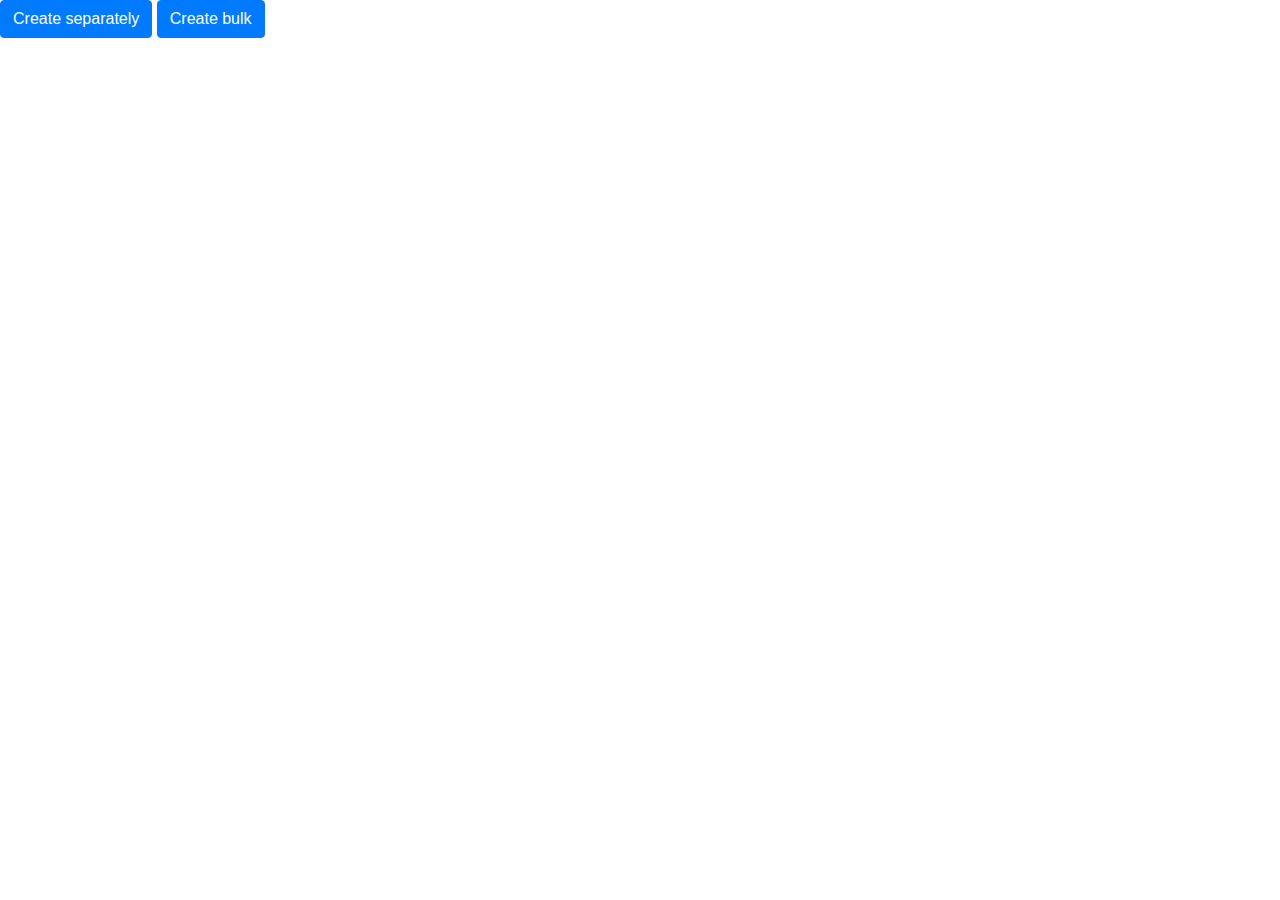
<file: index.html>
<!DOCTYPE html>
<link rel="stylesheet" href="https://stackpath.bootstrapcdn.com/bootstrap/4.5.2/css/bootstrap.min.css" integrity="sha384-JcKb8q3iqJ61gNV9KGb8thSsNjpSL0n8PARn9HuZOnIxN0hoP+VmmDGMN5t9UJ0Z" crossorigin="anonymous">
<div id="convert to tsv" style="display: none;">
    <textarea id="input"></textarea>
    <button onclick="check()">Check</button>
    <textarea id="output"></textarea>
</div>
<body
<div style="margin-left: auto;">
    <a href="createcard.html" class="btn btn-primary">Create separately</a>
    <a href="createcards.html" class="btn btn-primary">Create bulk</a>
</div>
<!-- <script>
    var value;
    function check(){
        value = document.getElementById("input").value;
        value = value.replace(/(?:\r\n|\r|\n)/, '\t');
        document.getElementById("output").value = value;
        value.match(/\t/);
    }
</script> -->
</file>
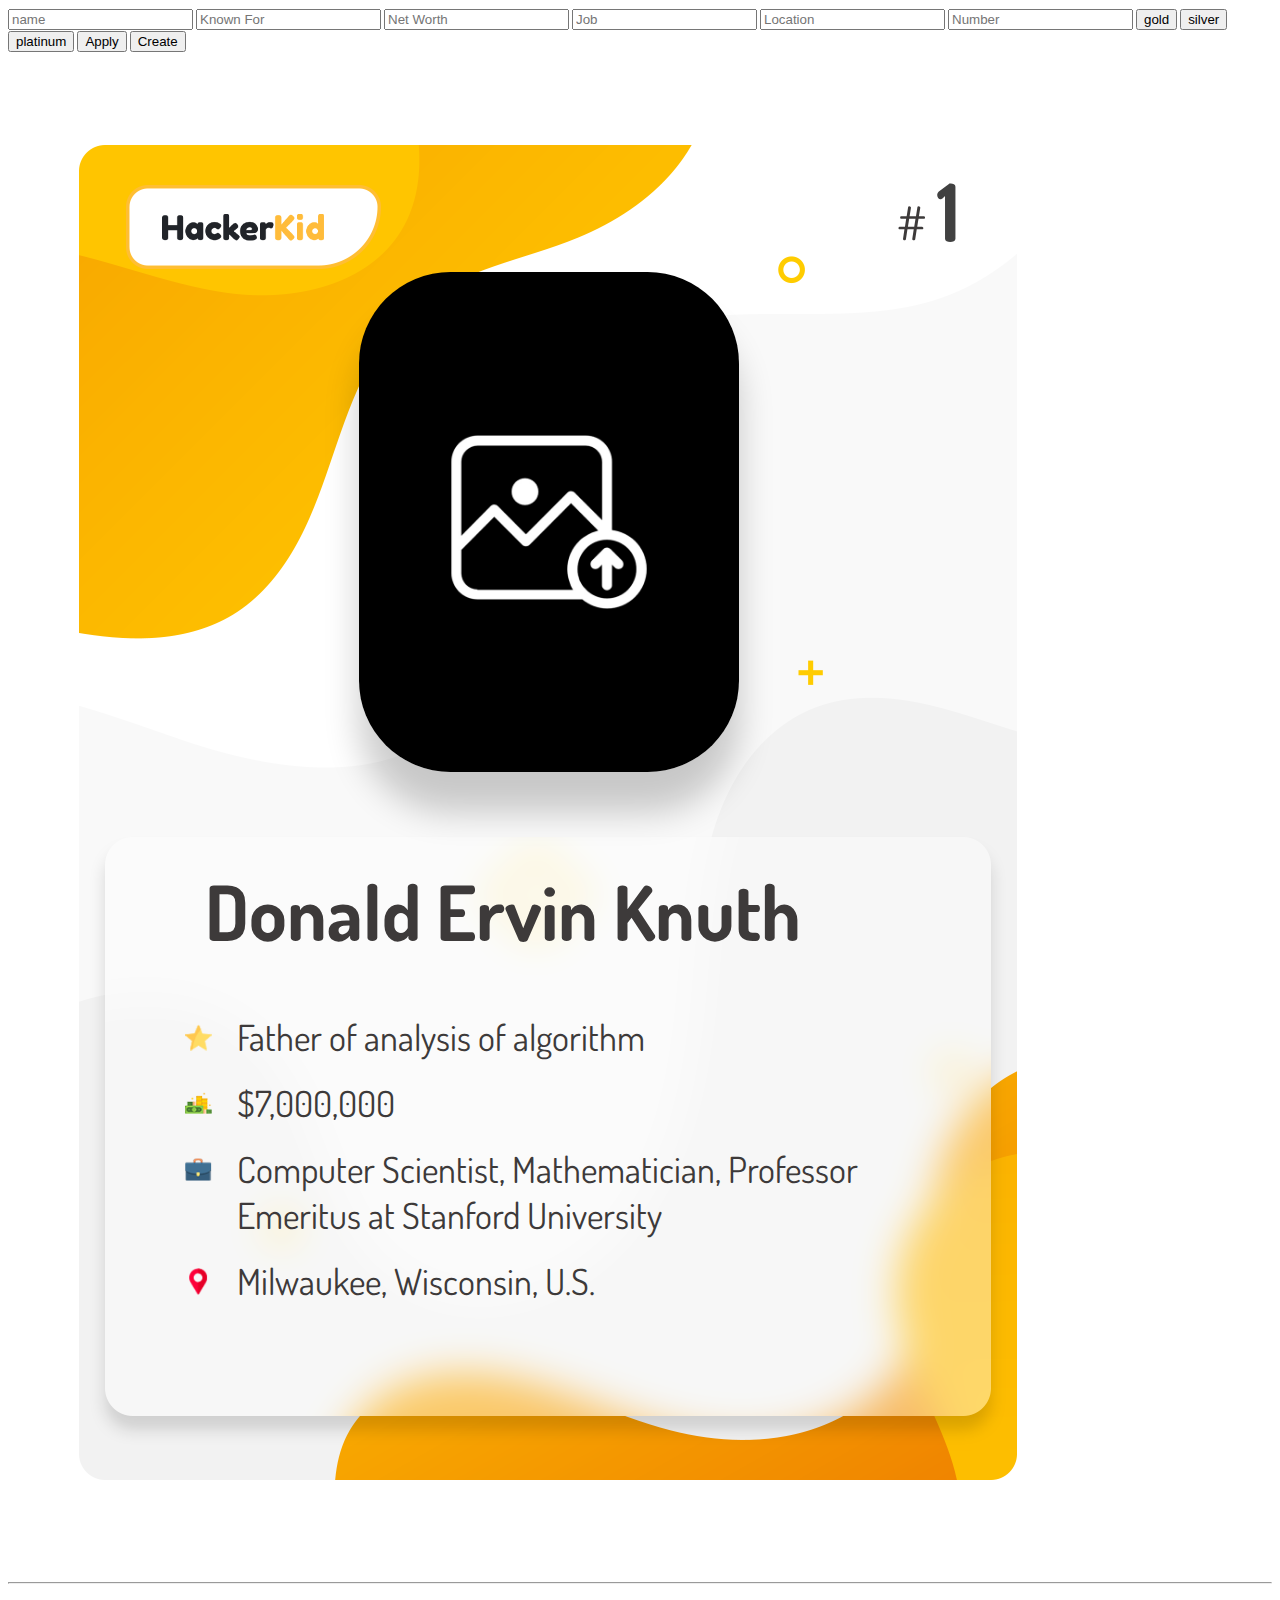
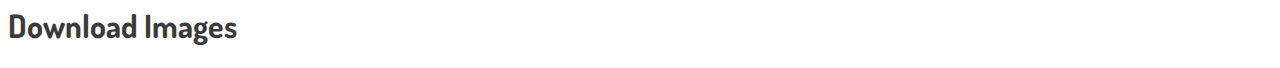
<file: createcard.html>
<!DOCTYPE html>
<link rel="preconnect" href="https://fonts.gstatic.com">
<link href="https://fonts.googleapis.com/css2?family=Dosis:wght@200;300;400;500;600;700;800&display=swap" rel="stylesheet"> 
<head>
    <link href="style.css" rel="stylesheet">
</head>

<body>
    <main>
        <form onsubmit="create(event)">
            <input type="text" name="name" placeholder="name">
            <input type="text" name="knownfor" placeholder="Known For">
            <input type="text" name="networth" placeholder="Net Worth">
            <input type="text" name="job" placeholder="Job">
            <input type="text" name="location" placeholder="Location">
            <input type="text" name="sno" placeholder="Number">
            
            <button onclick="gold()">gold</button>
            <button onclick="silver()">silver</button>
            <button onclick="platinum()">platinum</button>
            <button onclick="apply()">Apply</button>
            <button type="submit">Create</button>
        </form>
        
        <div id="capture">
            <img id="color" src="img/gold.png">
            <div id="snobox">
                <p># <span id="sno">1</span></p>
            </div>
            <div id="shadow">
                <div id="picbox" style="background-image: url('img/upload.jpg');">                
                </div>
            </div>
            <div id="text-content">                
                <p id="name" style="font-size: 76px;">
                    Donald Ervin Knuth
                </p>
                <div class="desc">
                    <img src="img/616489.png">
                    <p class="desc-text" id="knownfor">
                        Father of analysis of algorithm
                    </p>
                </div>
                <div class="desc">
                    <img src="img/536054.png">
                    <p class="desc-text" id="networth">
                        $7,000,000
                    </p>
                </div>
                <div class="desc">
                    <img src="img/job.png">
                    <p class="desc-text" id="job">
                        Computer Scientist, Mathematician, 
Professor Emeritus at Stanford University
                    </p>
                </div>
                <div class="desc">
                    <img src="img/684908.png">
                    <p class="desc-text" id="location">
                        Milwaukee, Wisconsin, U.S.
                    </p>
                </div>
            </div>
        </div>
        <hr>
        <h1>Download Images</h1>
        <!-- <button id="download">Download</button> -->
    </main>
    <script src="html2canvas.min.js"></script>
    <script>
        function gold() {
            preventDefault();
            document.getElementById("color").src="img/gold.png";
        }
        function silver() {
            document.getElementById("color").src="img/silver.png";
        }
        function platinum() {
            document.getElementById("color").src="img/platinum.png";
        }
        function apply() {            
            event.preventDefault();
            document.getElementById('name').innerHTML = document.querySelector('[name="name"]').value;
            document.getElementById('knownfor').innerHTML = document.querySelector('[name="knownfor"]').value;
            document.getElementById('networth').innerHTML = document.querySelector('[name="networth"]').value;
            document.getElementById('job').innerHTML = document.querySelector('[name="job"]').value;
            document.getElementById('location').innerHTML = document.querySelector('[name="location"]').value;
            document.getElementById('sno').innerHTML = document.querySelector('[name="sno"]').value;
            document.getElementById('picbox').style.backgroundImage = "url('pics/" + document.querySelector('[name="sno"]').value + ".jpg')";
        }
        function create(event) {
            event.preventDefault();            
            setTimeout(() => {
                let name = document.getElementById('name').innerHTML;
                html2canvas(document.querySelector("#capture")).then(canvas => {
                    // document.body.appendChild(canvas);
                    var btn = document.createElement('button');
                    var a = document.createElement('a');
                    a.href = canvas.toDataURL("image/jpeg").replace("image/jpeg", "image/octet-stream");
                    a.download = name + `.jpg`;
                    a.innerHTML = `Download`+name;
                    btn.appendChild(a);
                    a.id = name;
                    document.body.appendChild(btn);
                    document.getElementById(name).click();

                });
            }, 100);
        }
        //document.getElementById("capture").style.display="none";
    </script>
</body>

</html>
</file>
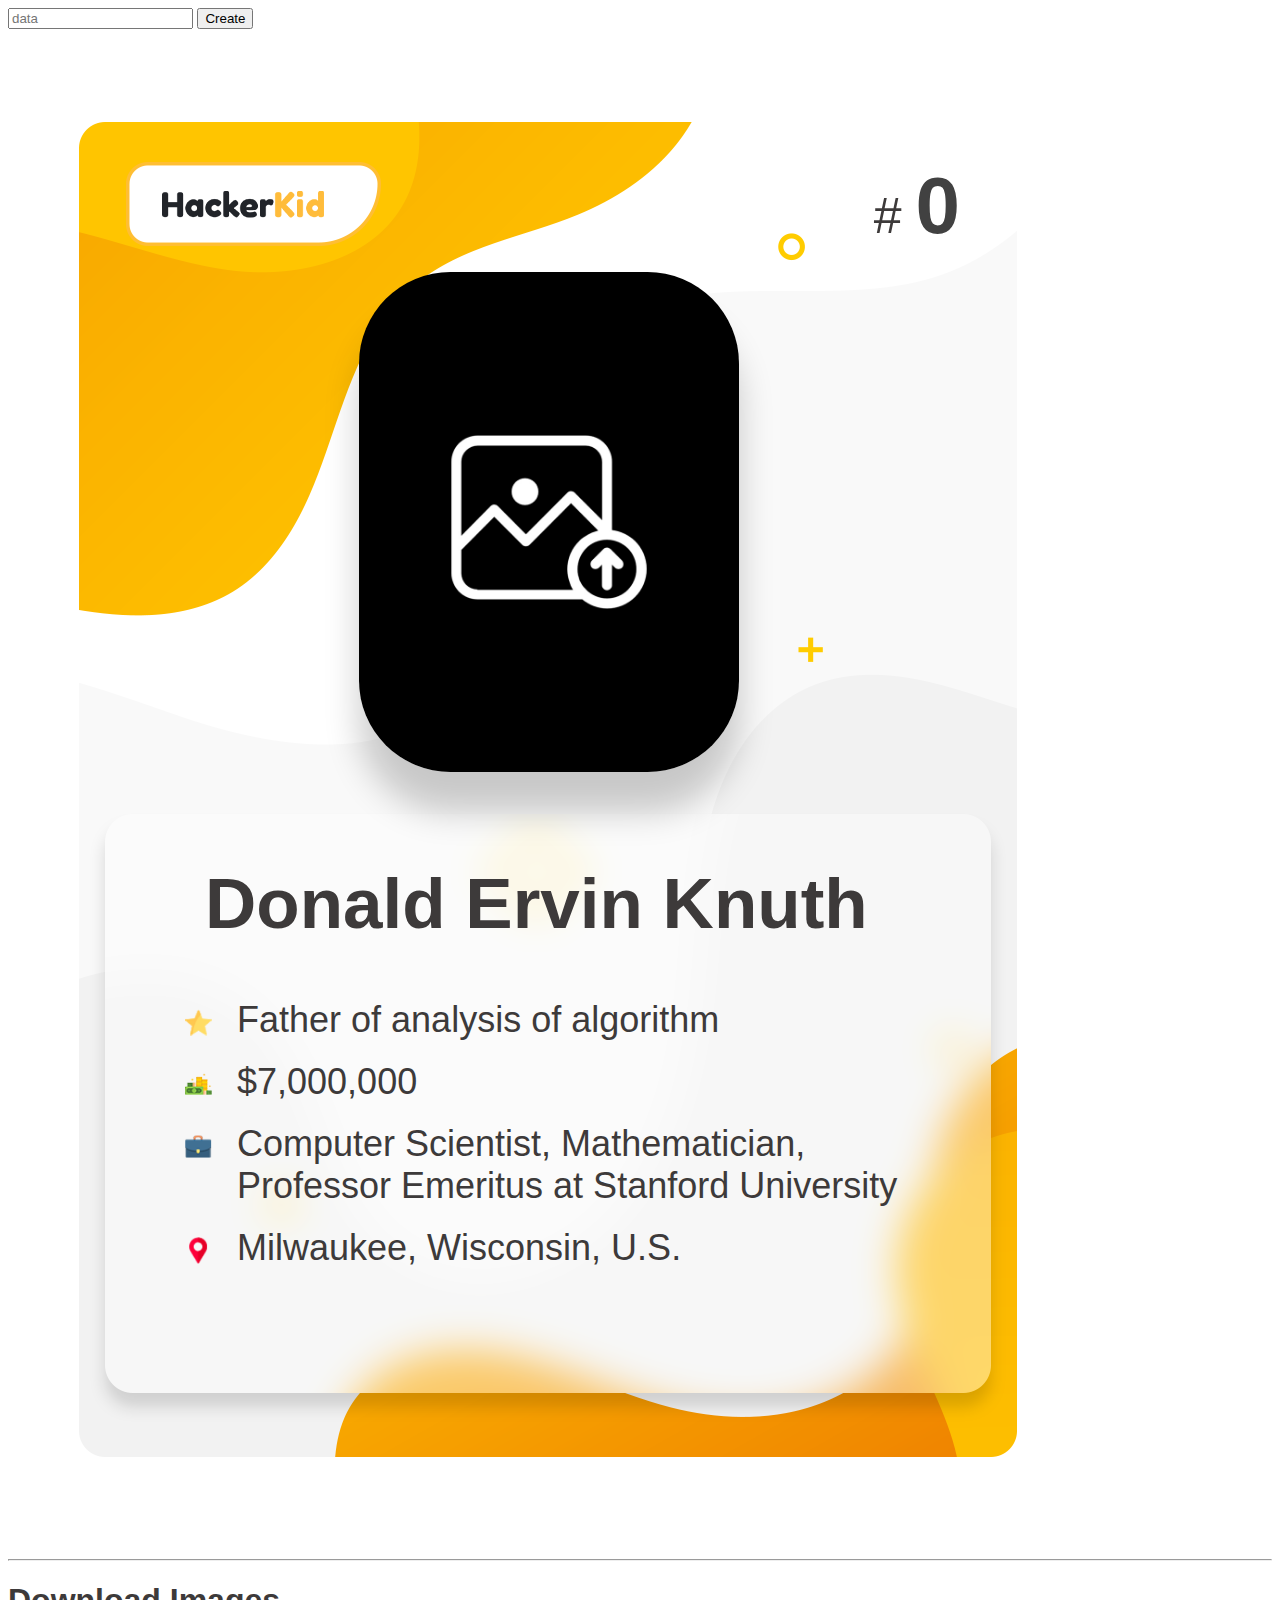
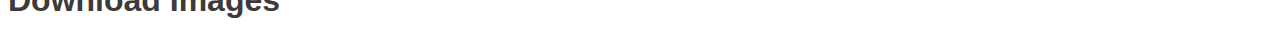
<file: createcards.html>
<!DOCTYPE html>

<head>
    <link href="style.css" rel="stylesheet">
</head>

<body>
    <main>
        <form onsubmit="create(event)">
            <input type="text" name="data" placeholder="data">
            <button type="submit">Create</button>
        </form>

        <div id="capture">
            <img id="color" src="img/gold.png">
            <div id="snobox">
                <p># <span id="sno">0</span></p>
            </div>
            <div id="shadow">
                <div id="picbox" style="background-image: url('img/upload.jpg');">                
                </div>
            </div>
            <div id="text-content">                
                <p id="name" style="font-size: 71px;">
                    Donald Ervin Knuth
                </p>
                <div class="desc">
                    <img src="img/616489.png">
                    <p class="desc-text" id="knownfor">
                        Father of analysis of algorithm
                    </p>
                </div>
                <div class="desc">
                    <img src="img/536054.png">
                    <p class="desc-text" id="networth">
                        $7,000,000
                    </p>
                </div>
                <div class="desc">
                    <img src="img/job.png">
                    <p class="desc-text" id="job">
                        Computer Scientist, Mathematician, 
Professor Emeritus at Stanford University
                    </p>
                </div>
                <div class="desc">
                    <img src="img/684908.png">
                    <p class="desc-text" id="location">
                        Milwaukee, Wisconsin, U.S.
                    </p>
                </div>
            </div>
        </div>
        <hr>
        <h1>Download Images</h1>
        <!-- <button id="download">Download</button> -->
    </main>
    <script src="html2canvas.min.js"></script>
    <script>
        function create(event) {
            event.preventDefault();
            let data = JSON.parse(event.target[0]['value']);
            console.log(data);
            for (let item of data) {
                document.getElementById('name').innerHTML = item.name;
                document.getElementById('knownfor').innerHTML = item.knownfor;
                document.getElementById('networth').innerHTML = item.networth;
                document.getElementById('job').innerHTML = item.Skills;
                document.getElementById('location').innerHTML = item.location;
                document.getElementById('sno').innerHTML = item.sno;
                document.getElementById('picbox').style.backgroundImage = "url('pics/" + item.sno + ".jpg')";
                document.getElementById('color').src = "img/" + item.type + ".png";                
                html2canvas(document.querySelector("#capture")).then(canvas => {
                    // document.body.appendChild(canvas);
                    var btn = document.createElement('button');
                    var a = document.createElement('a');
                    a.href = canvas.toDataURL("image/jpeg").replace("image/jpeg", "image/octet-stream");
                    a.download = `${item.name}.jpg`;
                    a.innerHTML = `download ${item.name}`;
                    btn.appendChild(a);
                    a.id = item.name;
                    document.body.appendChild(btn);
                    document.getElementById(item.name).click();
                });
            }
        }

        //document.getElementById("capture").style.display="none";
    </script>
</body>

</html>
</file>
<file: style.css>
body {
    font-family: 'Dosis', sans-serif;
    color: #3d3a3a;

}
#capture {
    width: 1080px;
    height: 1522px;
}
#picbox {
    width: 380px;
    height: 500px;
    background-position: center;
    background-size: cover;
}
#shadow {
    position: absolute;
    top: 272px;
    left: 359px;
    margin-left: auto;
    width: 380px;
    height: 500px;
    overflow: hidden;   
    border-radius: 91.45px;    
    box-shadow: 0px 40px 35px 0px rgba(0,0,0,0.20);

}

#text-content {
    position: absolute;
    top: 813px;
    left: 105px;
    max-width: 800px;
}
#name {
    font-weight: 700;
    font-size: 85px;
    padding-left: 100px;
    padding-top: 50px;
    padding-bottom: 35px;
    margin: 0px;

}
.desc {
    padding-left: 80px;
    padding-top: 20px;
    font-size: 36px;
    display: flex;
}
.desc img {
    padding: 10px 25px 0px 0px;
    max-height: 27px;
}
.desc-text {           
    margin: 0px;
}
#sno {            
    font-size: 80px;
    font-weight: 700;
    color: rgb(65, 65, 65);
}
#snobox {
    position: absolute;
    top: 110px;
    left: 760px;
    font-size: 50px;
    width: 200px;
    text-align: right;
}
</file>
